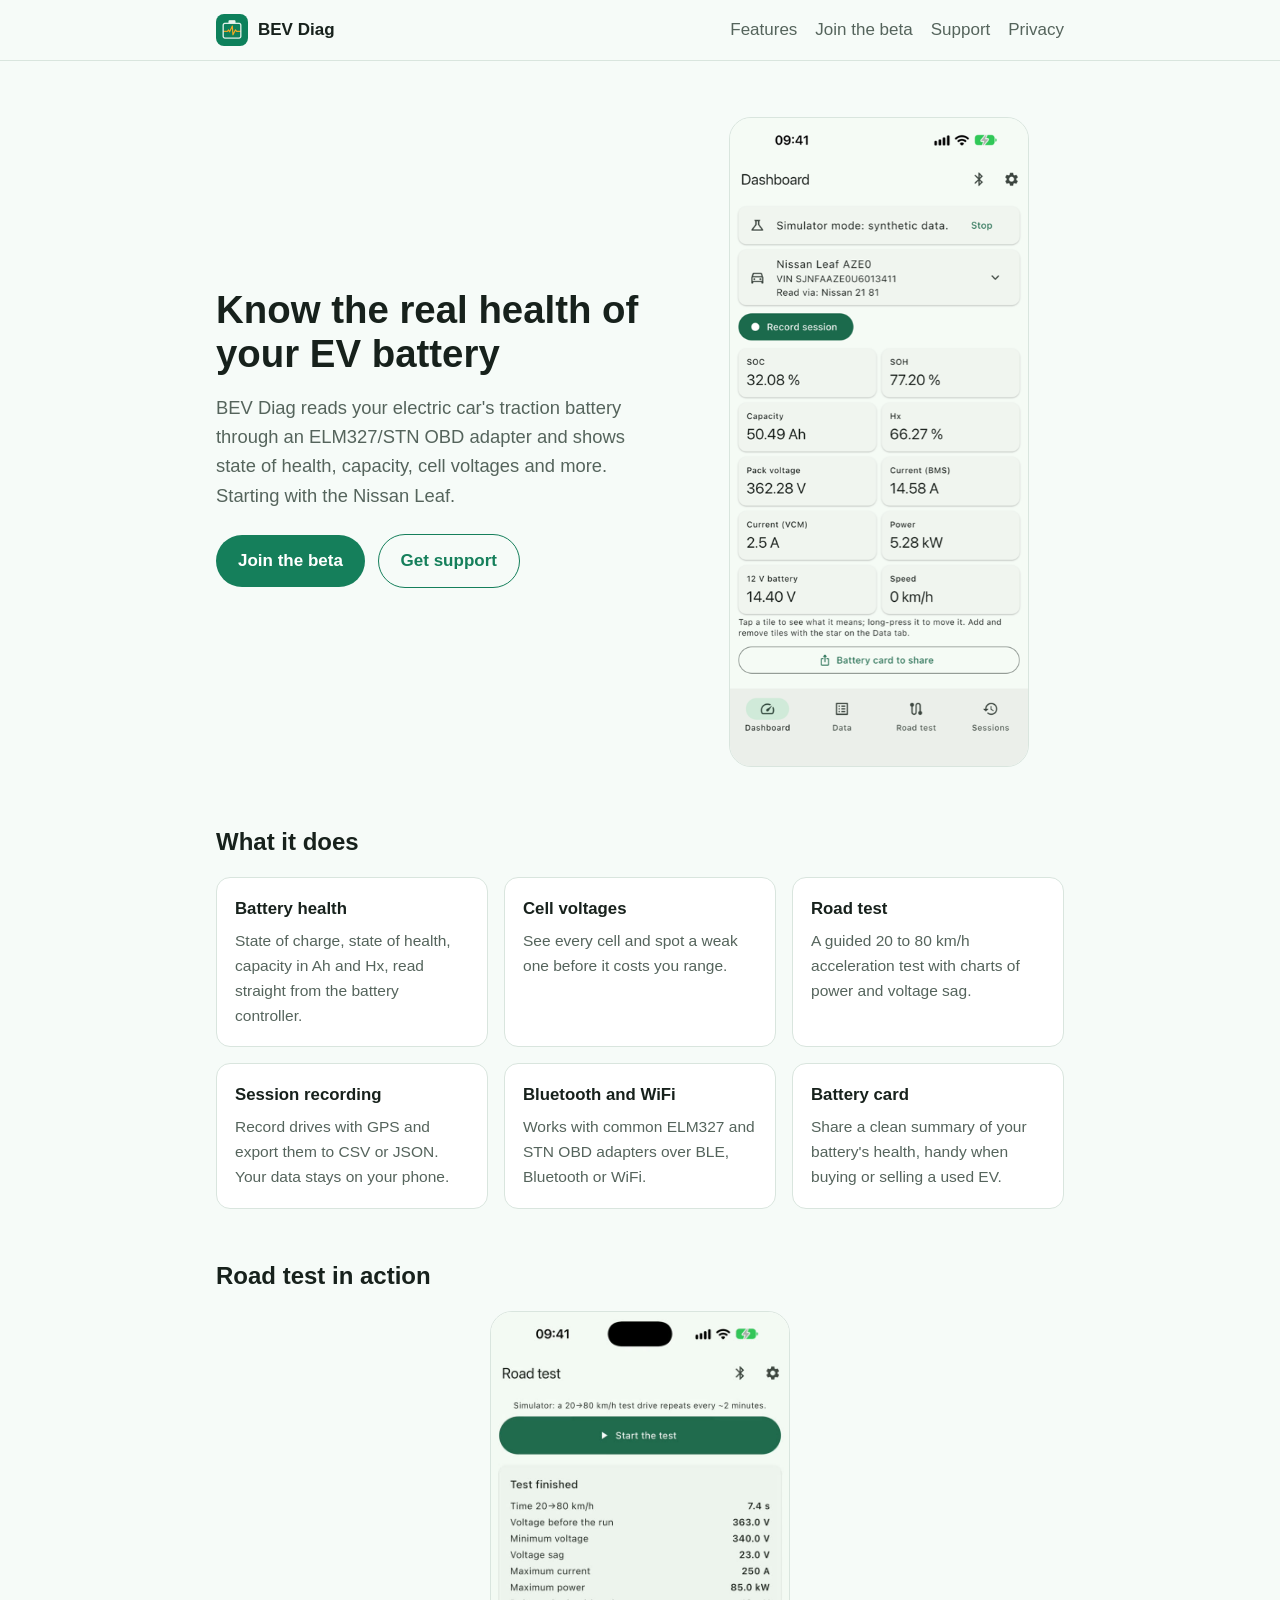
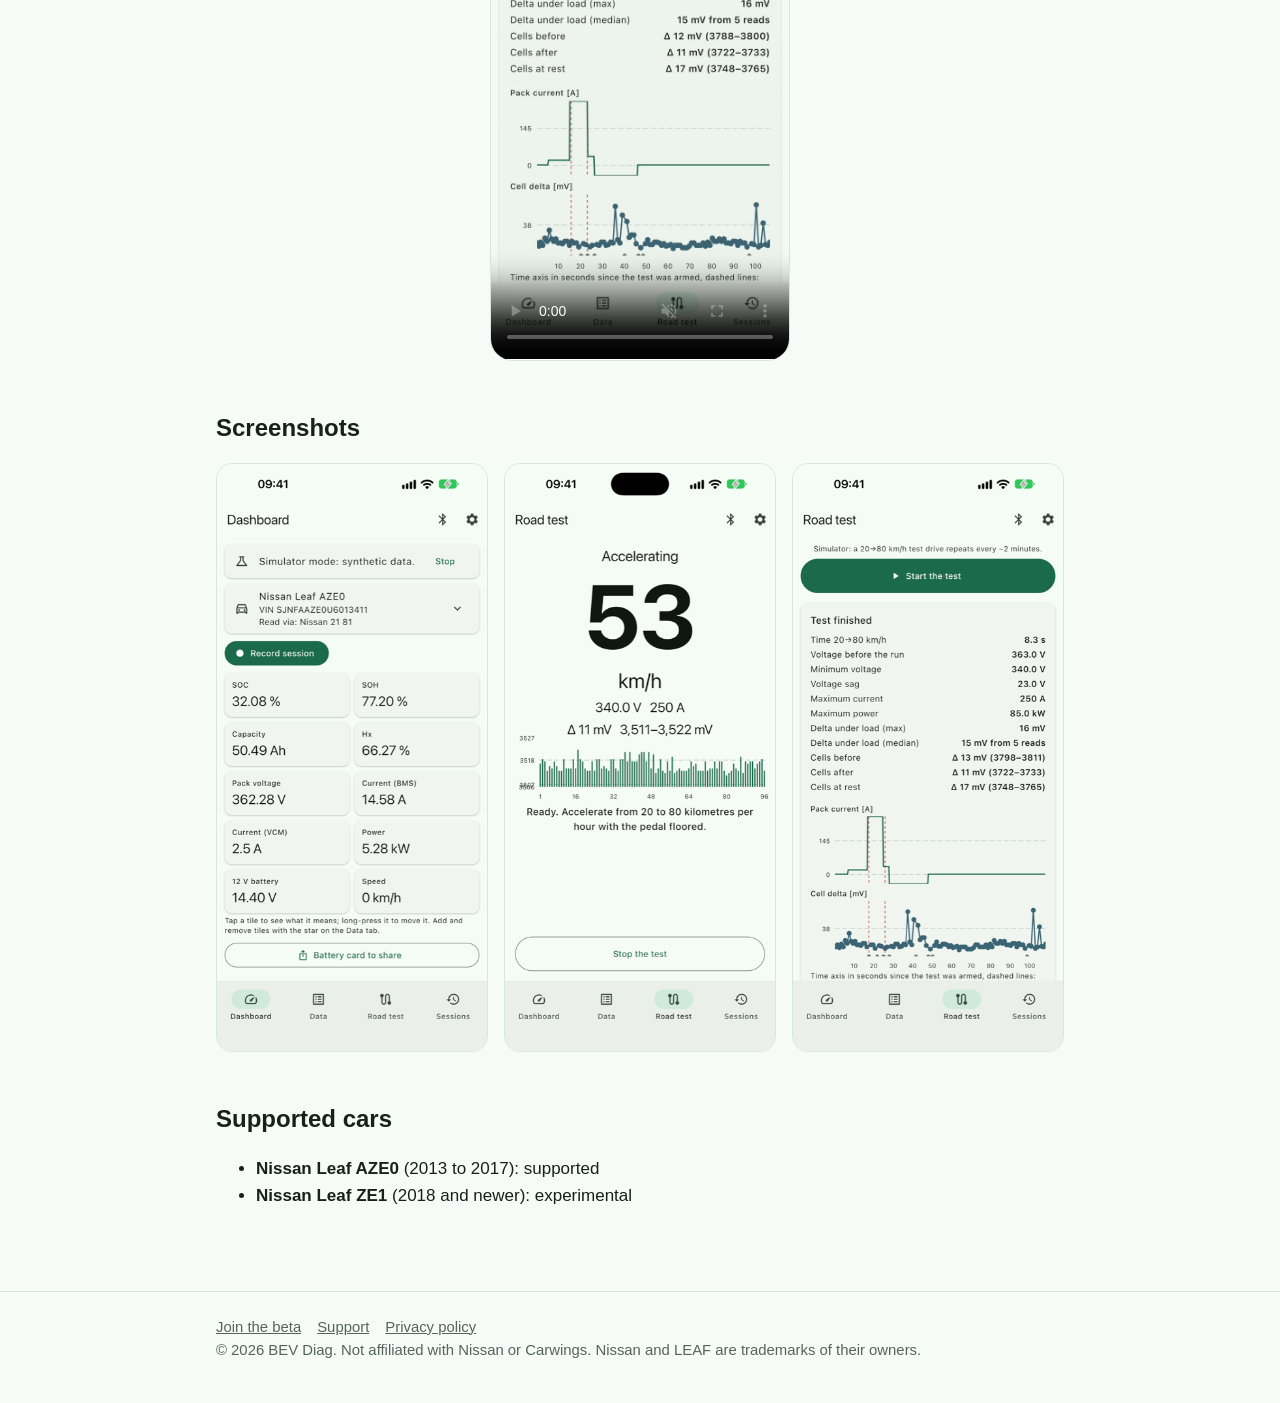
<file: index.html>
<!doctype html>
<html lang="en">
<head>
<meta charset="utf-8">
<meta name="viewport" content="width=device-width, initial-scale=1">
<title>BEV Diag: EV battery diagnostics</title>
<meta name="description" content="Check the health of your electric car's traction battery over a Bluetooth or WiFi OBD adapter.">
<link rel="icon" href="assets/icon.png">
<link rel="stylesheet" href="style.css">
</head>
<body>
<header class="site"><div class="wrap">
  <a class="brand" href=""><img src="assets/icon.png" alt="">BEV Diag</a>
  <nav><a href="#features">Features</a><a href="signup/">Join the beta</a><a href="support/">Support</a><a href="privacy/">Privacy</a></nav>
</div></header>
<main class="wrap">
  <div class="hero">
    <div>
      <h1>Know the real health of your EV battery</h1>
      <p class="lead">BEV Diag reads your electric car's traction battery through an ELM327/STN OBD adapter and shows state of health, capacity, cell voltages and more. Starting with the Nissan Leaf.</p>
      <a class="btn" href="signup/">Join the beta</a>
      <a class="btn secondary" href="support/">Get support</a>
    </div>
    <img src="assets/dashboard.png" alt="BEV Diag dashboard showing SOC, SOH, capacity and pack voltage">
  </div>

  <section id="features">
    <h2>What it does</h2>
    <div class="grid">
      <div class="card"><h3>Battery health</h3><p>State of charge, state of health, capacity in Ah and Hx, read straight from the battery controller.</p></div>
      <div class="card"><h3>Cell voltages</h3><p>See every cell and spot a weak one before it costs you range.</p></div>
      <div class="card"><h3>Road test</h3><p>A guided 20 to 80 km/h acceleration test with charts of power and voltage sag.</p></div>
      <div class="card"><h3>Session recording</h3><p>Record drives with GPS and export them to CSV or JSON. Your data stays on your phone.</p></div>
      <div class="card"><h3>Bluetooth and WiFi</h3><p>Works with common ELM327 and STN OBD adapters over BLE, Bluetooth or WiFi.</p></div>
      <div class="card"><h3>Battery card</h3><p>Share a clean summary of your battery's health, handy when buying or selling a used EV.</p></div>
    </div>
  </section>

  <section>
    <h2>Road test in action</h2>
    <video class="demo" src="assets/road-test.mp4" poster="assets/road-test-poster.jpg" autoplay muted loop playsinline controls preload="metadata" aria-label="Screen recording of the 20 to 80 km/h acceleration test and its result"></video>
  </section>

  <section>
    <h2>Screenshots</h2>
    <div class="shots">
      <img src="assets/dashboard.png" alt="Dashboard with SOC, SOH, capacity and pack voltage" loading="lazy">
      <img src="assets/accelerating.png" alt="Acceleration test in progress with live cell voltages" loading="lazy">
      <img src="assets/result.png" alt="Acceleration test result with current and cell delta charts" loading="lazy">
    </div>
  </section>

  <section>
    <h2>Supported cars</h2>
    <ul>
      <li><strong>Nissan Leaf AZE0</strong> (2013 to 2017): supported</li>
      <li><strong>Nissan Leaf ZE1</strong> (2018 and newer): experimental</li>
    </ul>
  </section>
</main>
<footer class="site"><div class="wrap">
  <a href="signup/">Join the beta</a><a href="support/">Support</a><a href="privacy/">Privacy policy</a>
  <div>&copy; 2026 BEV Diag. Not affiliated with Nissan or Carwings. Nissan and LEAF are trademarks of their owners.</div>
</div></footer>
</body></html>
</file>
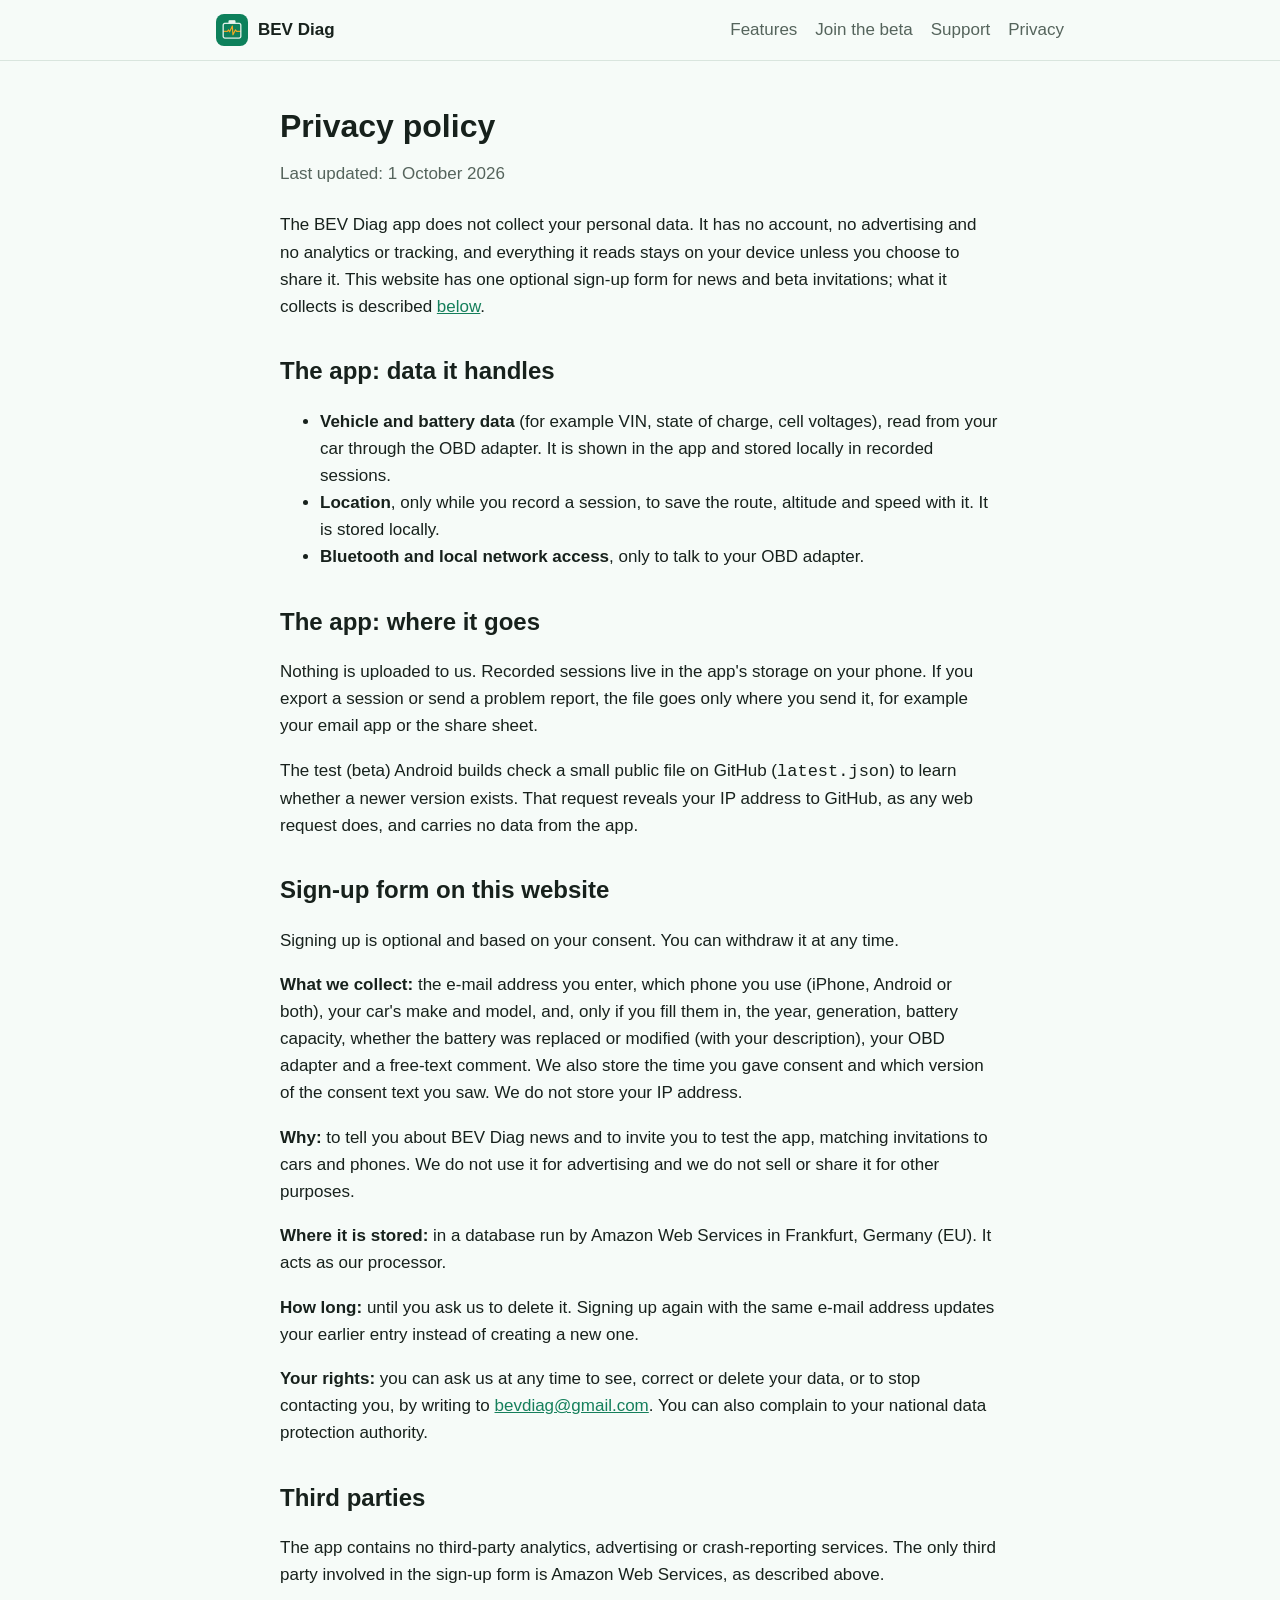
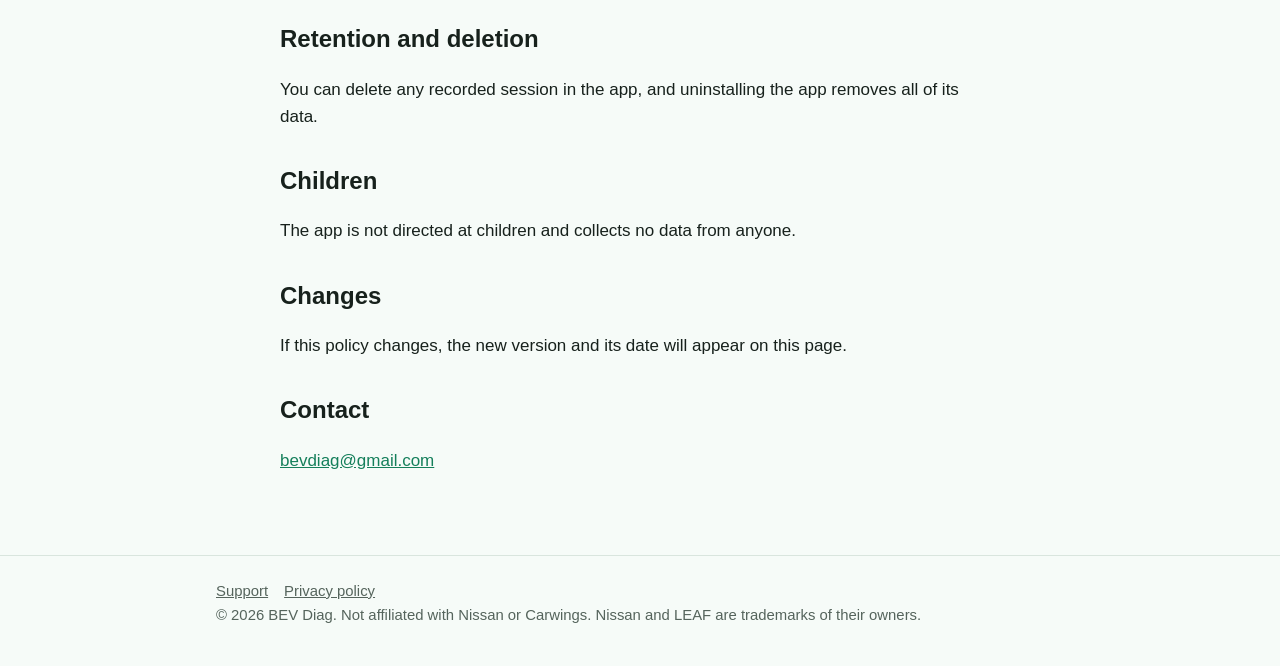
<file: privacy/index.html>
<!doctype html>
<html lang="en">
<head>
<meta charset="utf-8">
<meta name="viewport" content="width=device-width, initial-scale=1">
<title>BEV Diag privacy policy</title>
<meta name="description" content="How BEV Diag handles your data.">
<link rel="icon" href="../assets/icon.png">
<link rel="stylesheet" href="../style.css">
</head>
<body>
<header class="site"><div class="wrap">
  <a class="brand" href="../"><img src="../assets/icon.png" alt="">BEV Diag</a>
  <nav><a href="../#features">Features</a><a href="../signup/">Join the beta</a><a href="../support/">Support</a><a href="../privacy/">Privacy</a></nav>
</div></header>
<main class="wrap doc">
  <h1>Privacy policy</h1>
  <p class="updated">Last updated: 1 October 2026</p>

  <p>The BEV Diag app does not collect your personal data. It has no account, no advertising and no analytics or tracking, and everything it reads stays on your device unless you choose to share it. This website has one optional sign-up form for news and beta invitations; what it collects is described <a href="#signup">below</a>.</p>

  <h2>The app: data it handles</h2>
  <ul>
    <li><strong>Vehicle and battery data</strong> (for example VIN, state of charge, cell voltages), read from your car through the OBD adapter. It is shown in the app and stored locally in recorded sessions.</li>
    <li><strong>Location</strong>, only while you record a session, to save the route, altitude and speed with it. It is stored locally.</li>
    <li><strong>Bluetooth and local network access</strong>, only to talk to your OBD adapter.</li>
  </ul>

  <h2>The app: where it goes</h2>
  <p>Nothing is uploaded to us. Recorded sessions live in the app's storage on your phone. If you export a session or send a problem report, the file goes only where you send it, for example your email app or the share sheet.</p>
  <p>The test (beta) Android builds check a small public file on GitHub (<code>latest.json</code>) to learn whether a newer version exists. That request reveals your IP address to GitHub, as any web request does, and carries no data from the app.</p>

  <h2 id="signup">Sign-up form on this website</h2>
  <p>Signing up is optional and based on your consent. You can withdraw it at any time.</p>
  <p><strong>What we collect:</strong> the e-mail address you enter, which phone you use (iPhone, Android or both), your car's make and model, and, only if you fill them in, the year, generation, battery capacity, whether the battery was replaced or modified (with your description), your OBD adapter and a free-text comment. We also store the time you gave consent and which version of the consent text you saw. We do not store your IP address.</p>
  <p><strong>Why:</strong> to tell you about BEV Diag news and to invite you to test the app, matching invitations to cars and phones. We do not use it for advertising and we do not sell or share it for other purposes.</p>
  <p><strong>Where it is stored:</strong> in a database run by Amazon Web Services in Frankfurt, Germany (EU). It acts as our processor.</p>
  <p><strong>How long:</strong> until you ask us to delete it. Signing up again with the same e-mail address updates your earlier entry instead of creating a new one.</p>
  <p><strong>Your rights:</strong> you can ask us at any time to see, correct or delete your data, or to stop contacting you, by writing to <a href="mailto:bevdiag@gmail.com">bevdiag@gmail.com</a>. You can also complain to your national data protection authority.</p>

  <h2>Third parties</h2>
  <p>The app contains no third-party analytics, advertising or crash-reporting services. The only third party involved in the sign-up form is Amazon Web Services, as described above.</p>

  <h2>Retention and deletion</h2>
  <p>You can delete any recorded session in the app, and uninstalling the app removes all of its data.</p>

  <h2>Children</h2>
  <p>The app is not directed at children and collects no data from anyone.</p>

  <h2>Changes</h2>
  <p>If this policy changes, the new version and its date will appear on this page.</p>

  <h2>Contact</h2>
  <p><a href="mailto:bevdiag@gmail.com">bevdiag@gmail.com</a></p>
</main>
<footer class="site"><div class="wrap">
  <a href="../support/">Support</a><a href="../privacy/">Privacy policy</a>
  <div>&copy; 2026 BEV Diag. Not affiliated with Nissan or Carwings. Nissan and LEAF are trademarks of their owners.</div>
</div></footer>
</body></html>
</file>
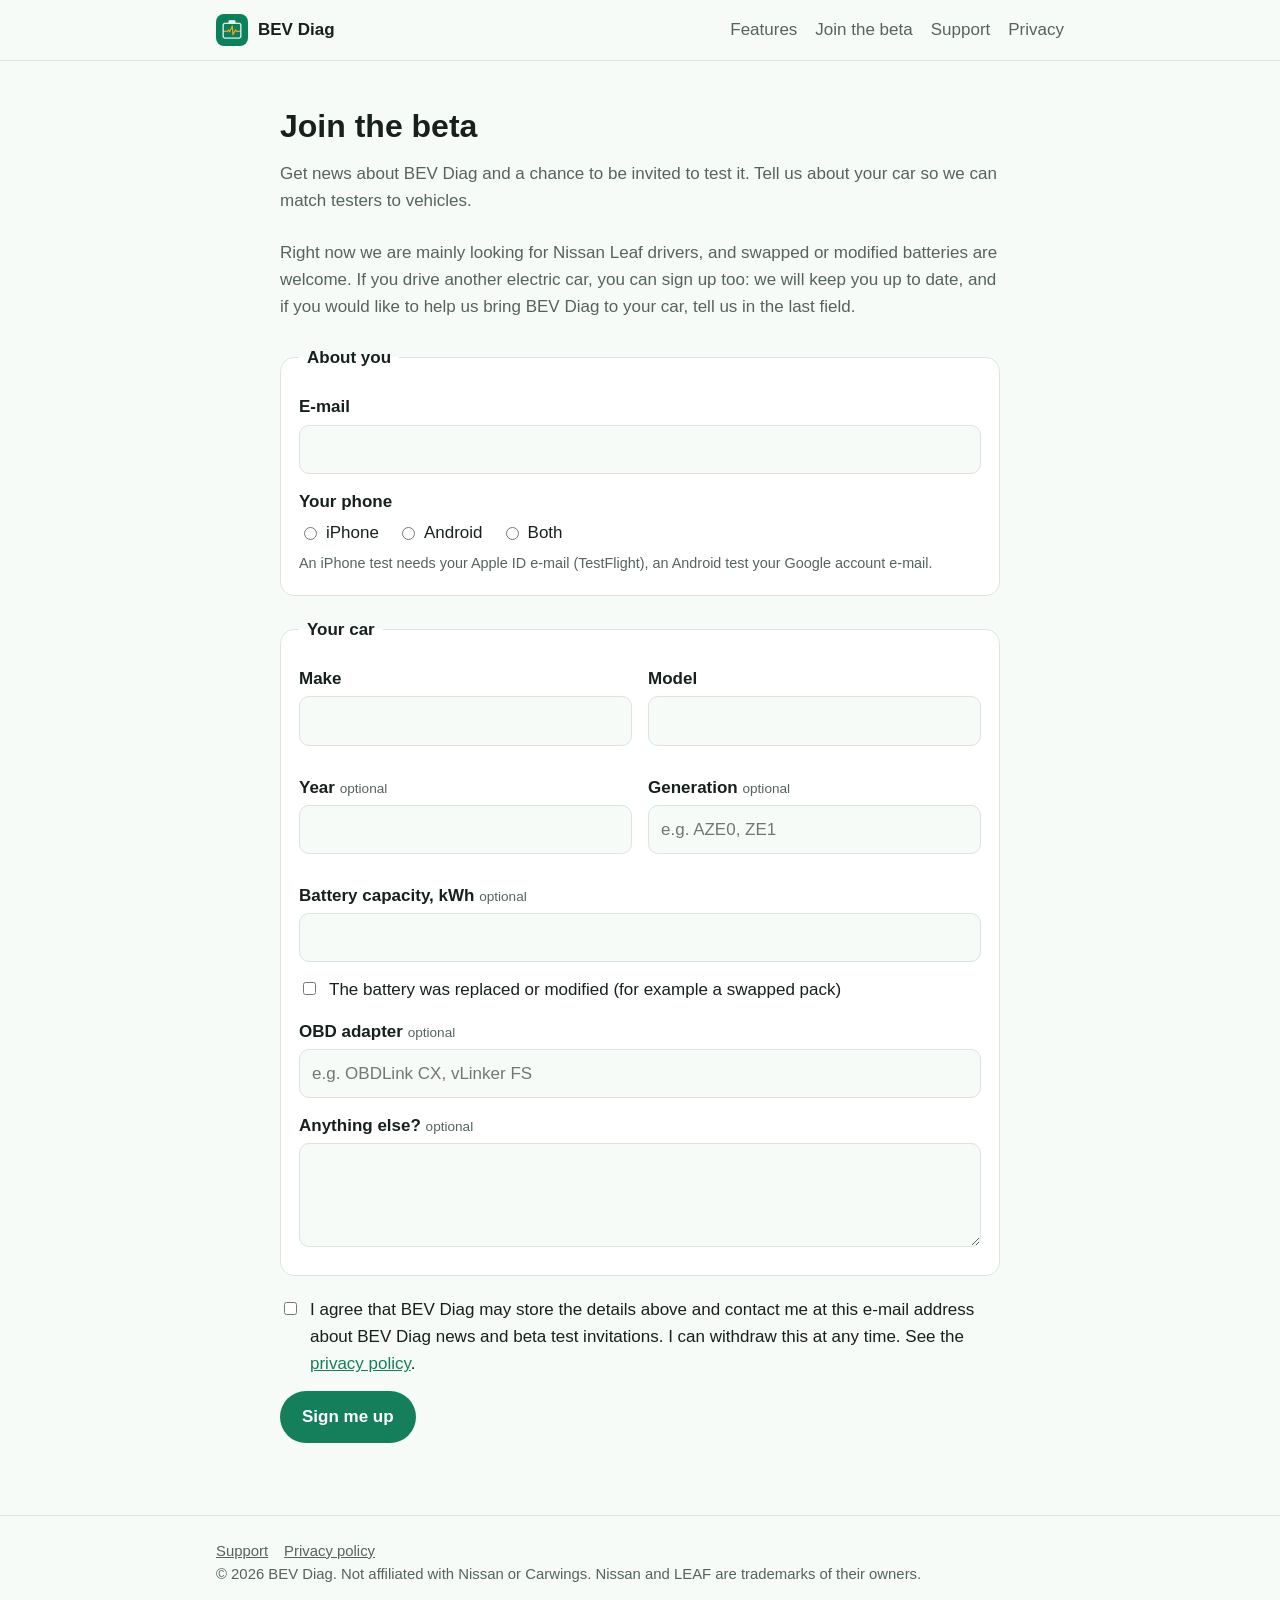
<file: signup/index.html>
<!doctype html>
<html lang="en">
<head>
<meta charset="utf-8">
<meta name="viewport" content="width=device-width, initial-scale=1">
<title>Join the BEV Diag beta</title>
<meta name="description" content="Sign up for BEV Diag news and beta test invitations.">
<link rel="icon" href="../assets/icon.png">
<link rel="stylesheet" href="../style.css">
</head>
<body>
<header class="site"><div class="wrap">
  <a class="brand" href="../"><img src="../assets/icon.png" alt="">BEV Diag</a>
  <nav><a href="../#features">Features</a><a href="../signup/">Join the beta</a><a href="../support/">Support</a><a href="../privacy/">Privacy</a></nav>
</div></header>
<main class="wrap doc">
  <h1>Join the beta</h1>
  <p class="updated">Get news about BEV Diag and a chance to be invited to test it. Tell us about your car so we can match testers to vehicles.</p>
  <p class="updated">Right now we are mainly looking for Nissan Leaf drivers, and swapped or modified batteries are welcome. If you drive another electric car, you can sign up too: we will keep you up to date, and if you would like to help us bring BEV Diag to your car, tell us in the last field.</p>

  <div id="done" class="notice ok" role="status" tabindex="-1" hidden>
    <strong>Thanks, you are on the list.</strong> We will write to you about news and test invitations. You can ask to be removed at any time at <a href="mailto:bevdiag@gmail.com">bevdiag@gmail.com</a>.
  </div>

  <form id="signup" novalidate>
    <div id="error" class="notice err" role="alert" tabindex="-1" hidden></div>

    <fieldset>
      <legend>About you</legend>
      <div class="field">
        <label for="email">E-mail</label>
        <input id="email" name="email" type="email" autocomplete="email" maxlength="254" required aria-describedby="email-err">
        <p class="err-msg" id="email-err" hidden></p>
      </div>
      <div class="field">
        <span class="label" id="platform-label">Your phone</span>
        <div class="choices" role="radiogroup" aria-labelledby="platform-label" aria-describedby="platform-err">
          <label><input type="radio" name="platform" value="ios"> iPhone</label>
          <label><input type="radio" name="platform" value="android"> Android</label>
          <label><input type="radio" name="platform" value="both"> Both</label>
        </div>
        <p class="hint">An iPhone test needs your Apple ID e-mail (TestFlight), an Android test your Google account e-mail.</p>
        <p class="err-msg" id="platform-err" hidden></p>
      </div>
    </fieldset>

    <fieldset>
      <legend>Your car</legend>
      <div class="row">
        <div class="field">
          <label for="carMake">Make</label>
          <input id="carMake" name="carMake" type="text" list="makes" maxlength="80" autocomplete="off" required aria-describedby="carMake-err">
          <datalist id="makes">
            <option value="Audi"><option value="BMW"><option value="BYD"><option value="Citroën"><option value="Cupra">
            <option value="Dacia"><option value="Fiat"><option value="Ford"><option value="Honda"><option value="Hyundai">
            <option value="Jaguar"><option value="Kia"><option value="Lucid"><option value="Mazda"><option value="Mercedes-Benz">
            <option value="MG"><option value="Mini"><option value="Nissan"><option value="Opel"><option value="Peugeot">
            <option value="Polestar"><option value="Porsche"><option value="Renault"><option value="Rivian"><option value="Seat">
            <option value="Škoda"><option value="Smart"><option value="Tesla"><option value="Toyota"><option value="Volkswagen">
            <option value="Volvo"><option value="Xpeng">
          </datalist>
          <p class="err-msg" id="carMake-err" hidden></p>
        </div>
        <div class="field">
          <label for="carModel">Model</label>
          <input id="carModel" name="carModel" type="text" maxlength="80" autocomplete="off" required aria-describedby="carModel-err">
          <p class="err-msg" id="carModel-err" hidden></p>
        </div>
      </div>
      <div class="row">
        <div class="field">
          <label for="carYear">Year <span class="opt">optional</span></label>
          <input id="carYear" name="carYear" type="number" inputmode="numeric" min="1990" step="1" aria-describedby="carYear-err">
          <p class="err-msg" id="carYear-err" hidden></p>
        </div>
        <div class="field">
          <label for="generation">Generation <span class="opt">optional</span></label>
          <input id="generation" name="generation" type="text" maxlength="40" placeholder="e.g. AZE0, ZE1" autocomplete="off" aria-describedby="generation-err">
          <p class="err-msg" id="generation-err" hidden></p>
        </div>
      </div>
      <div class="field">
        <label for="batteryKwh">Battery capacity, kWh <span class="opt">optional</span></label>
        <input id="batteryKwh" name="batteryKwh" type="number" inputmode="decimal" min="5" max="300" step="any" aria-describedby="batteryKwh-err">
        <p class="err-msg" id="batteryKwh-err" hidden></p>
      </div>
      <div class="field">
        <label class="check"><input id="batteryModified" name="batteryModified" type="checkbox"> The battery was replaced or modified (for example a swapped pack)</label>
      </div>
      <div class="field" id="batteryNotesWrap" hidden>
        <label for="batteryNotes">What was changed? <span class="opt">optional</span></label>
        <textarea id="batteryNotes" name="batteryNotes" rows="3" maxlength="500" placeholder="e.g. 24 kWh Leaf with a 40 kWh pack" aria-describedby="batteryNotes-err"></textarea>
        <p class="err-msg" id="batteryNotes-err" hidden></p>
      </div>
      <div class="field">
        <label for="adapter">OBD adapter <span class="opt">optional</span></label>
        <input id="adapter" name="adapter" type="text" maxlength="120" placeholder="e.g. OBDLink CX, vLinker FS" autocomplete="off" aria-describedby="adapter-err">
        <p class="err-msg" id="adapter-err" hidden></p>
      </div>
      <div class="field">
        <label for="comment">Anything else? <span class="opt">optional</span></label>
        <textarea id="comment" name="comment" rows="3" maxlength="1000" aria-describedby="comment-err"></textarea>
        <p class="err-msg" id="comment-err" hidden></p>
      </div>
    </fieldset>

    <div class="hp" aria-hidden="true">
      <label for="website">Leave this field empty</label>
      <input id="website" name="website" type="text" tabindex="-1" autocomplete="off">
    </div>

    <div class="field">
      <label class="check"><input id="consent" name="consent" type="checkbox" aria-describedby="consent-err"> <span id="consent-text">I agree that BEV Diag may store the details above and contact me at this e-mail address about BEV Diag news and beta test invitations. I can withdraw this at any time. See the <a href="../privacy/#signup">privacy policy</a>.</span></label>
      <p class="err-msg" id="consent-err" hidden></p>
    </div>

    <button class="btn" id="submit" type="submit">Sign me up</button>
  </form>
</main>
<footer class="site"><div class="wrap">
  <a href="../support/">Support</a><a href="../privacy/">Privacy policy</a>
  <div>&copy; 2026 BEV Diag. Not affiliated with Nissan or Carwings. Nissan and LEAF are trademarks of their owners.</div>
</div></footer>
<script>
(function () {
  'use strict';
  var ENDPOINT = 'https://sdqm4emap7q2flt2siqkbcvw4i0yzatp.lambda-url.eu-central-1.on.aws/';
  // Version of the consent text above and of the privacy policy section it links to.
  // Change it whenever either changes.
  var CONSENT_TEXT_VERSION = '2026-10-01';

  var form = document.getElementById('signup');
  var submit = document.getElementById('submit');
  var errorBox = document.getElementById('error');
  var done = document.getElementById('done');
  var modified = document.getElementById('batteryModified');
  var notesWrap = document.getElementById('batteryNotesWrap');
  var FIELDS = ['email', 'platform', 'carMake', 'carModel', 'carYear', 'generation', 'batteryKwh', 'batteryNotes', 'adapter', 'comment', 'consent'];

  modified.addEventListener('change', function () { notesWrap.hidden = !modified.checked; });

  function val(name) { return form.elements[name].value.trim(); }

  function clearErrors() {
    errorBox.hidden = true;
    FIELDS.forEach(function (f) {
      var p = document.getElementById(f + '-err');
      if (p) { p.hidden = true; p.textContent = ''; }
      var el = form.elements[f];
      if (el && el.setAttribute && el.type !== 'radio') el.removeAttribute('aria-invalid');
    });
  }

  function showFieldError(f, msg) {
    var p = document.getElementById(f + '-err');
    if (!p) return;
    p.textContent = msg;
    p.hidden = false;
    var el = form.elements[f];
    if (el && el.setAttribute && el.type !== 'radio') el.setAttribute('aria-invalid', 'true');
  }

  function showGeneral(msg) {
    errorBox.textContent = msg;
    errorBox.hidden = false;
    errorBox.focus();
  }

  var MESSAGES = {
    email: 'Enter a valid e-mail address.',
    platform: 'Choose your phone.',
    carMake: 'Enter the make of your car.',
    carModel: 'Enter the model of your car.',
    carYear: 'Enter a year between 1990 and next year.',
    generation: 'This is too long (40 characters at most).',
    batteryKwh: 'Enter a capacity between 5 and 300 kWh.',
    batteryNotes: 'This is too long (500 characters at most).',
    adapter: 'This is too long (120 characters at most).',
    comment: 'This is too long (1000 characters at most).',
    consent: 'Please tick the box to agree.'
  };

  // Mirrors the backend rules; the backend stays the source of truth.
  function validate() {
    var e = {};
    var email = val('email');
    if (!email || email.length > 254 || !/^[^\s@]+@[^\s@]+\.[^\s@]+$/.test(email)) e.email = MESSAGES.email;
    if (!form.elements.platform.value) e.platform = MESSAGES.platform;
    var make = val('carMake'), model = val('carModel');
    if (!make || make.length > 80) e.carMake = MESSAGES.carMake;
    if (!model || model.length > 80) e.carModel = MESSAGES.carModel;
    var year = val('carYear');
    if (year) {
      var y = Number(year);
      if (!Number.isInteger(y) || y < 1990 || y > new Date().getFullYear() + 1) e.carYear = MESSAGES.carYear;
    }
    if (val('generation').length > 40) e.generation = MESSAGES.generation;
    var kwh = val('batteryKwh');
    if (kwh) {
      var k = Number(kwh);
      if (!isFinite(k) || k < 5 || k > 300) e.batteryKwh = MESSAGES.batteryKwh;
    }
    if (val('batteryNotes').length > 500) e.batteryNotes = MESSAGES.batteryNotes;
    if (val('adapter').length > 120) e.adapter = MESSAGES.adapter;
    if (val('comment').length > 1000) e.comment = MESSAGES.comment;
    if (!form.elements.consent.checked) e.consent = MESSAGES.consent;
    return e;
  }

  function focusFirst(errors) {
    for (var i = 0; i < FIELDS.length; i++) {
      if (errors[FIELDS[i]]) {
        var el = form.elements[FIELDS[i]];
        if (el && el.focus) el.focus();
        else if (el && el[0]) el[0].focus();
        return;
      }
    }
  }

  function payload() {
    var body = {
      email: val('email'),
      consent: form.elements.consent.checked,
      consentTextVersion: CONSENT_TEXT_VERSION,
      platform: form.elements.platform.value,
      carMake: val('carMake'),
      carModel: val('carModel'),
      batteryModified: modified.checked,
      website: form.elements.website.value
    };
    if (val('carYear')) body.carYear = Number(val('carYear'));
    if (val('generation')) body.generation = val('generation');
    if (val('batteryKwh')) body.batteryKwh = Number(val('batteryKwh'));
    if (modified.checked && val('batteryNotes')) body.batteryNotes = val('batteryNotes');
    if (val('adapter')) body.adapter = val('adapter');
    if (val('comment')) body.comment = val('comment');
    return body;
  }

  form.addEventListener('submit', function (ev) {
    ev.preventDefault();
    if (submit.disabled) return;
    clearErrors();
    var errors = validate();
    if (Object.keys(errors).length) {
      Object.keys(errors).forEach(function (f) { showFieldError(f, errors[f]); });
      focusFirst(errors);
      return;
    }

    submit.disabled = true;
    submit.textContent = 'Sending…';
    var ctrl = new AbortController();
    var timer = setTimeout(function () { ctrl.abort(); }, 15000);

    fetch(ENDPOINT, {
      method: 'POST',
      headers: { 'Content-Type': 'application/json' },
      body: JSON.stringify(payload()),
      signal: ctrl.signal
    }).then(function (res) {
      return res.json().catch(function () { return {}; }).then(function (data) {
        return { status: res.status, data: data };
      });
    }).then(function (r) {
      if (r.status === 200 && r.data && r.data.ok) {
        form.reset();
        notesWrap.hidden = true;
        form.hidden = true;
        done.hidden = false;
        done.focus();
        return;
      }
      if (r.status === 400 && r.data && r.data.fields) {
        var shown = false, first = {};
        Object.keys(r.data.fields).forEach(function (f) {
          if (FIELDS.indexOf(f) !== -1) { showFieldError(f, MESSAGES[f]); first[f] = true; shown = true; }
        });
        if (shown) { focusFirst(first); return; }
      }
      if (r.status === 429) showGeneral('Too many requests. Please try again in a moment.');
      else showGeneral('Something went wrong on our side. Please try again later, or write to bevdiag@gmail.com.');
    }).catch(function () {
      showGeneral('We could not reach the server. Check your connection and try again.');
    }).then(function () {
      clearTimeout(timer);
      submit.disabled = false;
      submit.textContent = 'Sign me up';
    });
  });
})();
</script>
</body>
</html>
</file>
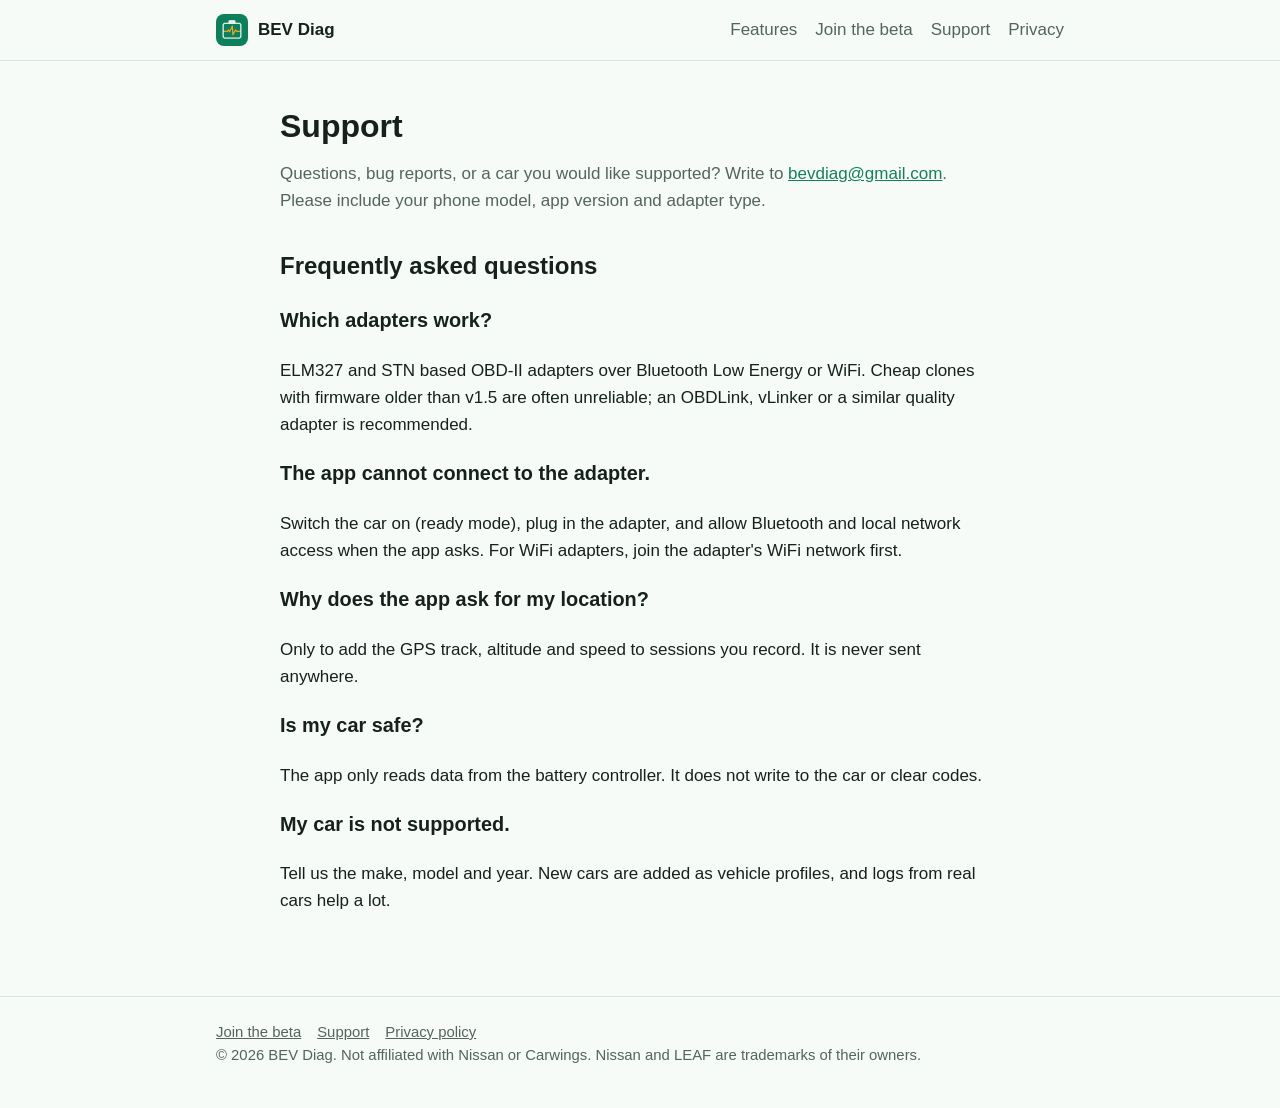
<file: support/index.html>
<!doctype html>
<html lang="en">
<head>
<meta charset="utf-8">
<meta name="viewport" content="width=device-width, initial-scale=1">
<title>BEV Diag support</title>
<meta name="description" content="Help and contact for BEV Diag.">
<link rel="icon" href="../assets/icon.png">
<link rel="stylesheet" href="../style.css">
</head>
<body>
<header class="site"><div class="wrap">
  <a class="brand" href="../"><img src="../assets/icon.png" alt="">BEV Diag</a>
  <nav><a href="../#features">Features</a><a href="../signup/">Join the beta</a><a href="../support/">Support</a><a href="../privacy/">Privacy</a></nav>
</div></header>
<main class="wrap doc">
  <h1>Support</h1>
  <p class="updated">Questions, bug reports, or a car you would like supported? Write to <a href="mailto:bevdiag@gmail.com">bevdiag@gmail.com</a>. Please include your phone model, app version and adapter type.</p>

  <h2>Frequently asked questions</h2>
  <h3>Which adapters work?</h3>
  <p>ELM327 and STN based OBD-II adapters over Bluetooth Low Energy or WiFi. Cheap clones with firmware older than v1.5 are often unreliable; an OBDLink, vLinker or a similar quality adapter is recommended.</p>
  <h3>The app cannot connect to the adapter.</h3>
  <p>Switch the car on (ready mode), plug in the adapter, and allow Bluetooth and local network access when the app asks. For WiFi adapters, join the adapter's WiFi network first.</p>
  <h3>Why does the app ask for my location?</h3>
  <p>Only to add the GPS track, altitude and speed to sessions you record. It is never sent anywhere.</p>
  <h3>Is my car safe?</h3>
  <p>The app only reads data from the battery controller. It does not write to the car or clear codes.</p>
  <h3>My car is not supported.</h3>
  <p>Tell us the make, model and year. New cars are added as vehicle profiles, and logs from real cars help a lot.</p>
</main>
<footer class="site"><div class="wrap">
  <a href="../signup/">Join the beta</a><a href="../support/">Support</a><a href="../privacy/">Privacy policy</a>
  <div>&copy; 2026 BEV Diag. Not affiliated with Nissan or Carwings. Nissan and LEAF are trademarks of their owners.</div>
</div></footer>
</body></html>
</file>
<file: style.css>
:root {
  --bg: #f6fbf8;
  --surface: #ffffff;
  --text: #17211c;
  --muted: #55645c;
  --accent: #157f5b;
  --accent-contrast: #ffffff;
  --border: #d9e5de;
}
@media (prefers-color-scheme: dark) {
  :root {
    --bg: #0f1713;
    --surface: #17221c;
    --text: #e6efe9;
    --muted: #9db0a5;
    --accent: #3fc08f;
    --accent-contrast: #06130d;
    --border: #263a30;
  }
}
* { box-sizing: border-box; }
html { -webkit-text-size-adjust: 100%; }
body {
  margin: 0;
  background: var(--bg);
  color: var(--text);
  font: 17px/1.6 -apple-system, BlinkMacSystemFont, "Segoe UI", Roboto, Helvetica, Arial, sans-serif;
}
a { color: var(--accent); }
.wrap { max-width: 880px; margin: 0 auto; padding: 0 16px; }
header.site { border-bottom: 1px solid var(--border); }
header.site .wrap { display: flex; align-items: center; justify-content: space-between; gap: 16px; padding-top: 14px; padding-bottom: 14px; flex-wrap: wrap; }
.brand { display: flex; align-items: center; gap: 10px; font-weight: 700; color: var(--text); text-decoration: none; }
.brand img { width: 32px; height: 32px; border-radius: 8px; }
nav a { margin-left: 18px; text-decoration: none; color: var(--muted); }
nav a:hover { color: var(--accent); }
.hero { padding: 56px 0 32px; display: grid; gap: 32px; grid-template-columns: 1.2fr 1fr; align-items: center; }
.hero h1 { font-size: 2.4rem; line-height: 1.15; margin: 0 0 16px; }
.hero p.lead { font-size: 1.15rem; color: var(--muted); margin: 0 0 24px; }
.hero img { width: 100%; max-width: 300px; justify-self: center; border-radius: 22px; border: 1px solid var(--border); }
.btn { display: inline-block; background: var(--accent); color: var(--accent-contrast); padding: 12px 22px; border-radius: 999px; text-decoration: none; font-weight: 600; margin: 0 8px 8px 0; }
.btn.secondary { background: transparent; color: var(--accent); border: 1px solid var(--accent); }
section { padding: 24px 0; }
h2 { font-size: 1.5rem; margin: 0 0 16px; }
.grid { display: grid; gap: 16px; grid-template-columns: repeat(auto-fit, minmax(240px, 1fr)); }
.card { background: var(--surface); border: 1px solid var(--border); border-radius: 14px; padding: 18px; }
.card h3 { margin: 0 0 6px; font-size: 1.05rem; }
.card p { margin: 0; color: var(--muted); font-size: 0.97rem; }
.shots { display: grid; gap: 16px; grid-template-columns: repeat(auto-fit, minmax(190px, 1fr)); }
.shots img { width: 100%; border-radius: 16px; border: 1px solid var(--border); }
.demo { display: block; width: 100%; max-width: 300px; margin: 0 auto; border-radius: 22px; border: 1px solid var(--border); background: var(--surface); }
main.doc { padding: 40px 0 24px; max-width: 720px; }
main.doc h1 { font-size: 2rem; margin: 0 0 8px; }
main.doc h2 { margin-top: 32px; }
main.doc .updated { color: var(--muted); margin: 0 0 24px; }
footer.site { border-top: 1px solid var(--border); margin-top: 40px; padding: 24px 0 40px; color: var(--muted); font-size: 0.93rem; }
footer.site a { color: var(--muted); margin-right: 16px; }
@media (max-width: 680px) {
  .hero { grid-template-columns: 1fr; padding-top: 32px; }
  .hero h1 { font-size: 1.9rem; }
  nav a { margin: 0 14px 0 0; }
}

/* Signup form */
form { max-width: 720px; }
fieldset { border: 1px solid var(--border); border-radius: 14px; padding: 8px 18px 6px; margin: 0 0 20px; background: var(--surface); }
legend { padding: 0 8px; font-weight: 700; }
.field { margin: 14px 0; }
.row { display: grid; gap: 0 16px; grid-template-columns: 1fr 1fr; }
label, .label { display: block; font-weight: 600; margin-bottom: 4px; }
label.check { display: flex; gap: 10px; align-items: flex-start; font-weight: 400; }
label.check input { margin-top: 6px; flex: none; }
.choices { display: flex; gap: 18px; flex-wrap: wrap; }
.choices label { display: flex; gap: 6px; align-items: center; font-weight: 400; margin: 0; }
.opt { font-weight: 400; color: var(--muted); font-size: 0.85rem; }
.hint { color: var(--muted); font-size: 0.9rem; margin: 6px 0 0; }
input[type="text"], input[type="email"], input[type="number"], textarea {
  width: 100%; font: inherit; color: var(--text); background: var(--bg);
  border: 1px solid var(--border); border-radius: 10px; padding: 10px 12px;
}
input:focus-visible, textarea:focus-visible, button:focus-visible, .choices input:focus-visible, .check input:focus-visible { outline: 2px solid var(--accent); outline-offset: 2px; }
[aria-invalid="true"] { border-color: #c0392b; }
.err-msg { color: #c0392b; font-size: 0.9rem; margin: 4px 0 0; }
@media (prefers-color-scheme: dark) { .err-msg { color: #ff8a7a; } [aria-invalid="true"] { border-color: #ff8a7a; } }
.notice { border-radius: 12px; padding: 14px 16px; margin: 0 0 20px; border: 1px solid var(--border); background: var(--surface); }
.notice.ok { border-color: var(--accent); }
.notice.err { border-color: #c0392b; }
.hp { position: absolute; left: -10000px; top: auto; width: 1px; height: 1px; overflow: hidden; }
button.btn { border: 0; cursor: pointer; font: inherit; font-weight: 600; }
button.btn:disabled { opacity: 0.6; cursor: progress; }
@media (max-width: 680px) { .row { grid-template-columns: 1fr; } }
</file>
